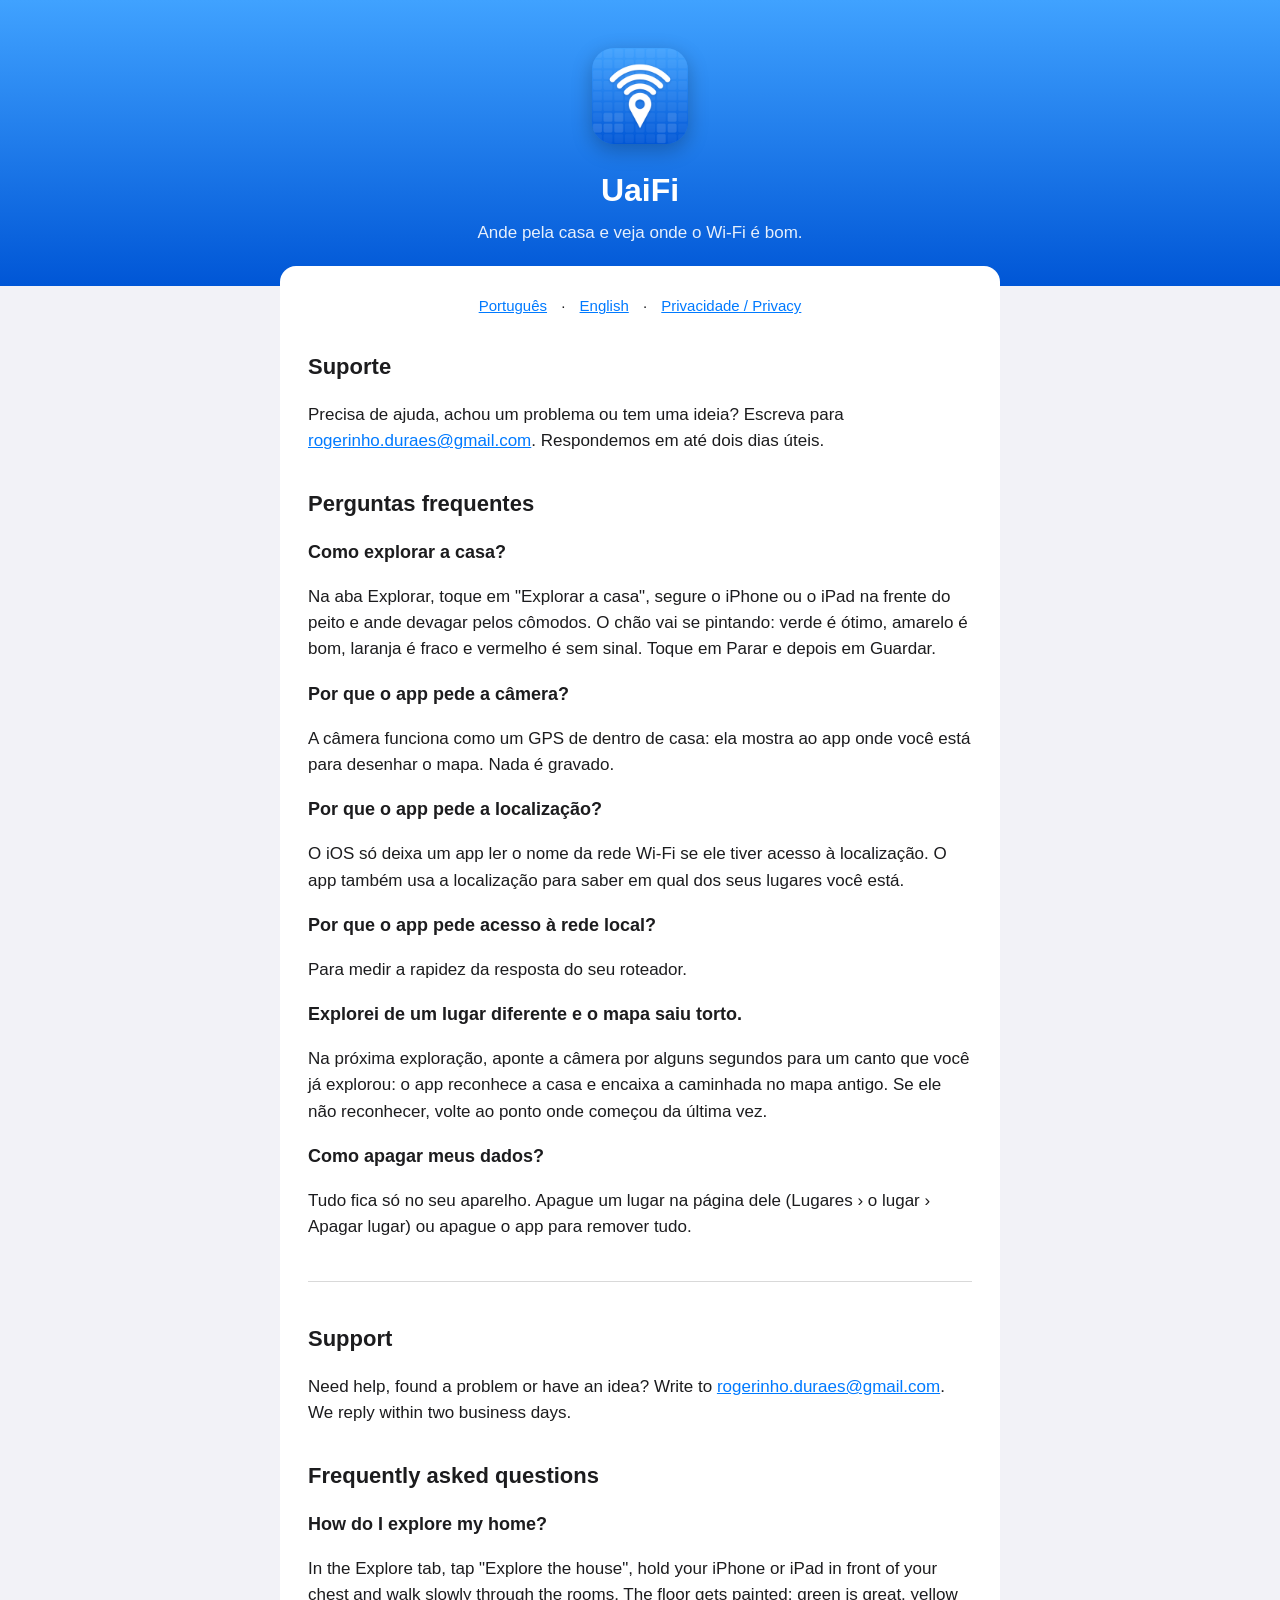
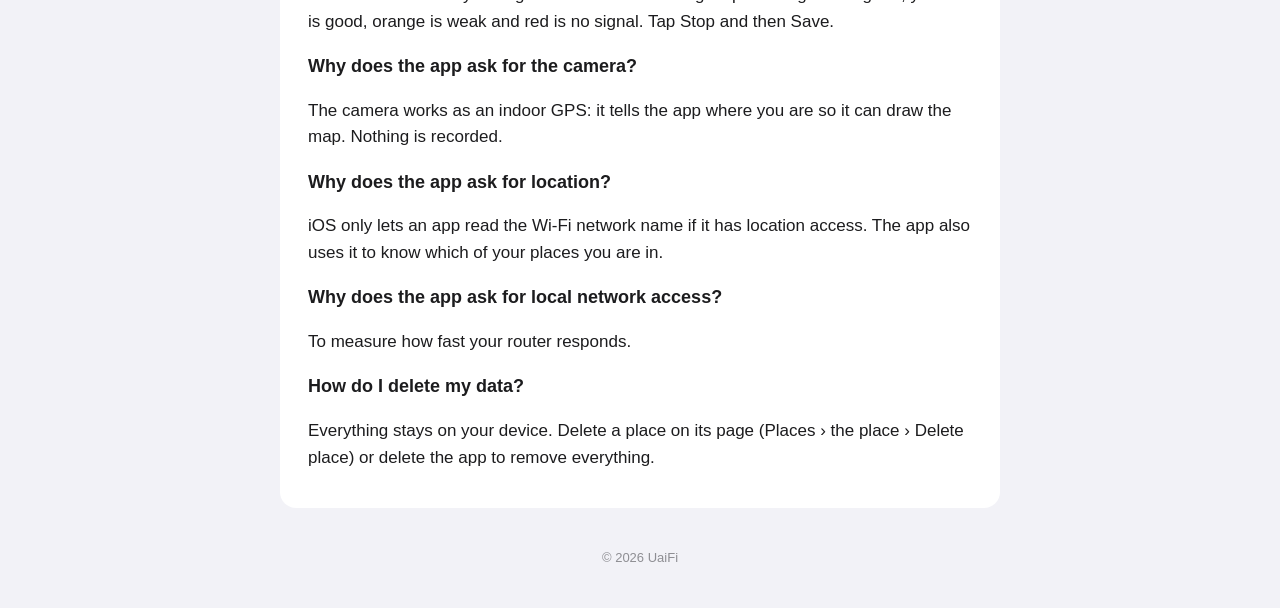
<file: index.html>
<!DOCTYPE html>
<html lang="pt-BR">
<head>
<meta charset="utf-8">
<meta name="viewport" content="width=device-width, initial-scale=1">
<title>UaiFi — Suporte</title>
<meta name="description" content="Suporte do UaiFi, o app que mostra num mapa onde o Wi-Fi da sua casa é bom.">
<link rel="icon" href="icon.png">
<link rel="stylesheet" href="style.css">
</head>
<body>
<header>
  <img src="icon.png" alt="Ícone do UaiFi">
  <h1>UaiFi</h1>
  <p>Ande pela casa e veja onde o Wi-Fi é bom.</p>
</header>
<main>
  <nav><a href="#pt">Português</a> · <a href="#en">English</a> · <a href="privacy.html">Privacidade / Privacy</a></nav>

  <section id="pt">
  <h2>Suporte</h2>
  <p>Precisa de ajuda, achou um problema ou tem uma ideia? Escreva para
  <a href="mailto:rogerinho.duraes@gmail.com?subject=UaiFi">rogerinho.duraes@gmail.com</a>.
  Respondemos em até dois dias úteis.</p>

  <h2>Perguntas frequentes</h2>
  <h3>Como explorar a casa?</h3>
  <p>Na aba Explorar, toque em "Explorar a casa", segure o iPhone ou o iPad na frente do peito e ande devagar pelos cômodos. O chão vai se pintando: verde é ótimo, amarelo é bom, laranja é fraco e vermelho é sem sinal. Toque em Parar e depois em Guardar.</p>
  <h3>Por que o app pede a câmera?</h3>
  <p>A câmera funciona como um GPS de dentro de casa: ela mostra ao app onde você está para desenhar o mapa. Nada é gravado.</p>
  <h3>Por que o app pede a localização?</h3>
  <p>O iOS só deixa um app ler o nome da rede Wi-Fi se ele tiver acesso à localização. O app também usa a localização para saber em qual dos seus lugares você está.</p>
  <h3>Por que o app pede acesso à rede local?</h3>
  <p>Para medir a rapidez da resposta do seu roteador.</p>
  <h3>Explorei de um lugar diferente e o mapa saiu torto.</h3>
  <p>Na próxima exploração, aponte a câmera por alguns segundos para um canto que você já explorou: o app reconhece a casa e encaixa a caminhada no mapa antigo. Se ele não reconhecer, volte ao ponto onde começou da última vez.</p>
  <h3>Como apagar meus dados?</h3>
  <p>Tudo fica só no seu aparelho. Apague um lugar na página dele (Lugares › o lugar › Apagar lugar) ou apague o app para remover tudo.</p>
  </section>

  <section id="en" class="lang" lang="en">
  <h2>Support</h2>
  <p>Need help, found a problem or have an idea? Write to
  <a href="mailto:rogerinho.duraes@gmail.com?subject=UaiFi">rogerinho.duraes@gmail.com</a>.
  We reply within two business days.</p>

  <h2>Frequently asked questions</h2>
  <h3>How do I explore my home?</h3>
  <p>In the Explore tab, tap "Explore the house", hold your iPhone or iPad in front of your chest and walk slowly through the rooms. The floor gets painted: green is great, yellow is good, orange is weak and red is no signal. Tap Stop and then Save.</p>
  <h3>Why does the app ask for the camera?</h3>
  <p>The camera works as an indoor GPS: it tells the app where you are so it can draw the map. Nothing is recorded.</p>
  <h3>Why does the app ask for location?</h3>
  <p>iOS only lets an app read the Wi-Fi network name if it has location access. The app also uses it to know which of your places you are in.</p>
  <h3>Why does the app ask for local network access?</h3>
  <p>To measure how fast your router responds.</p>
  <h3>How do I delete my data?</h3>
  <p>Everything stays on your device. Delete a place on its page (Places › the place › Delete place) or delete the app to remove everything.</p>
  </section>
</main>
<footer>© 2026 UaiFi</footer>
</body>
</html>
</file>
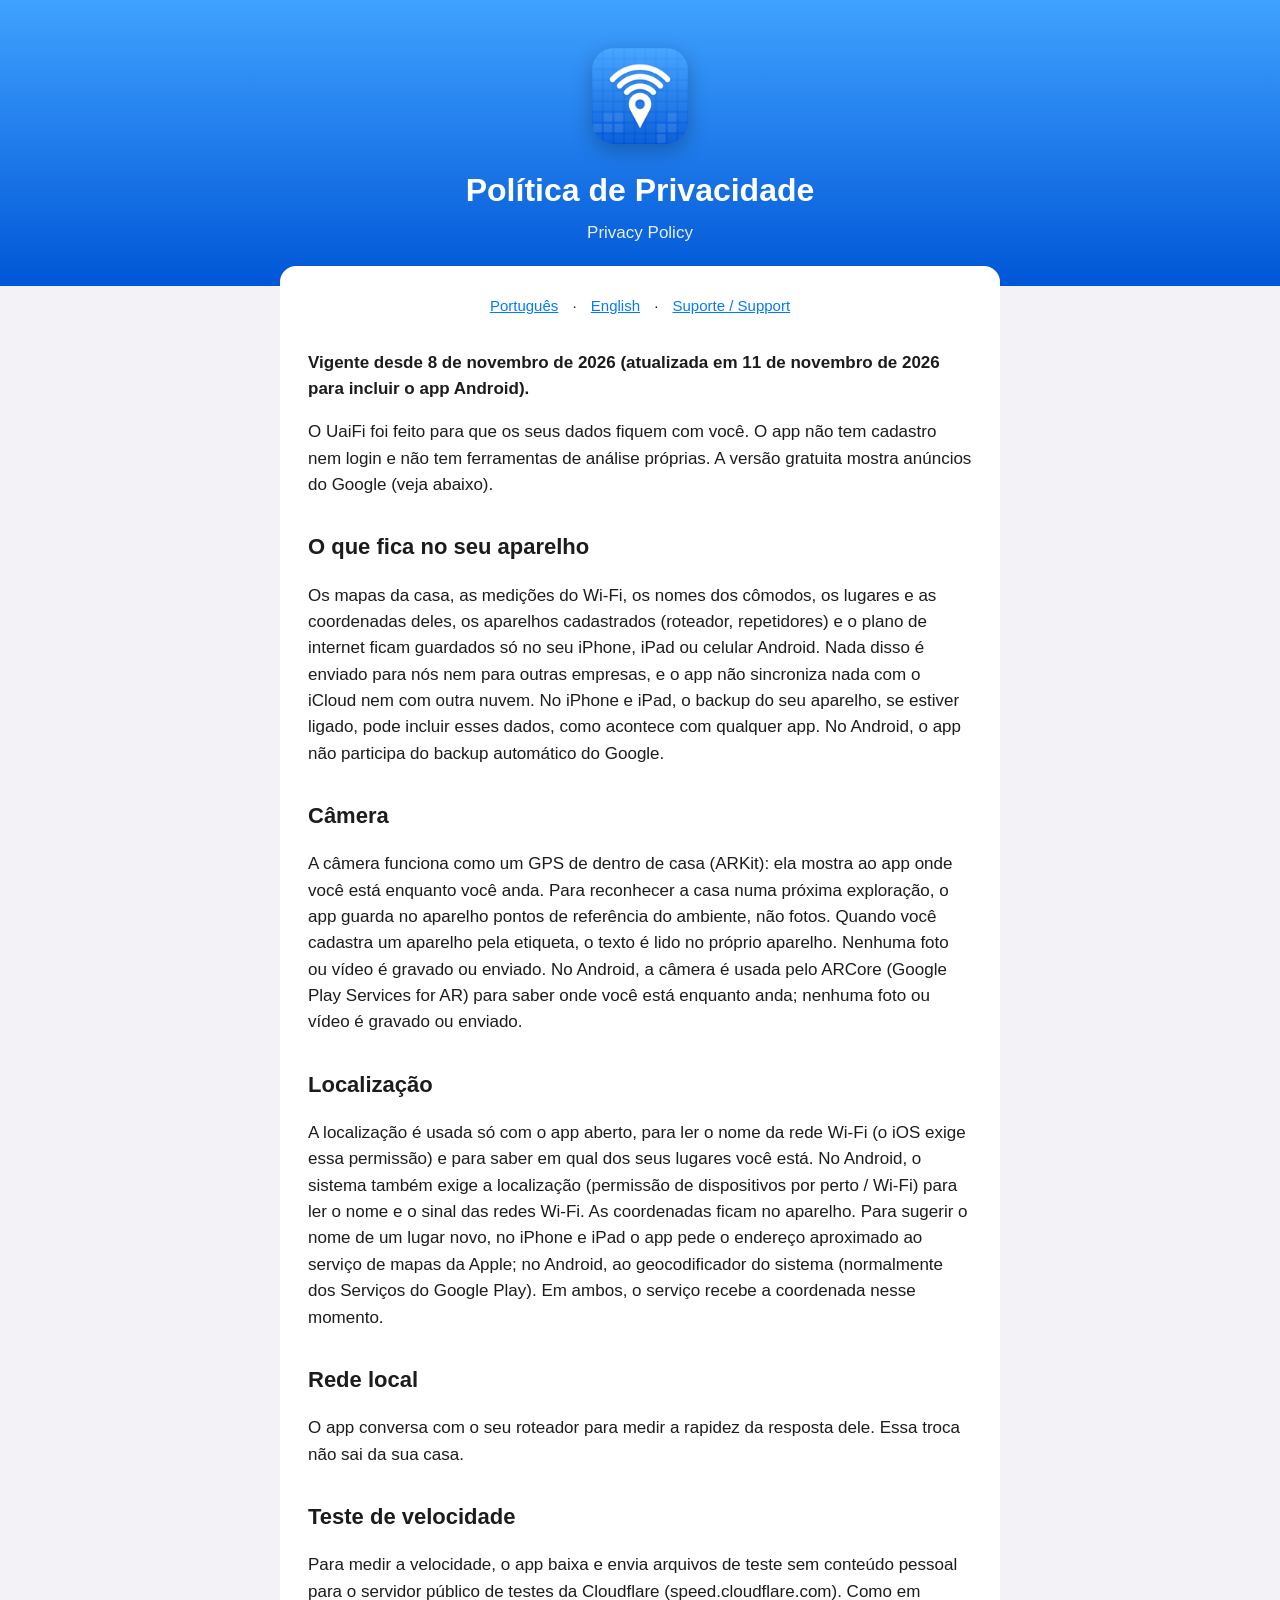
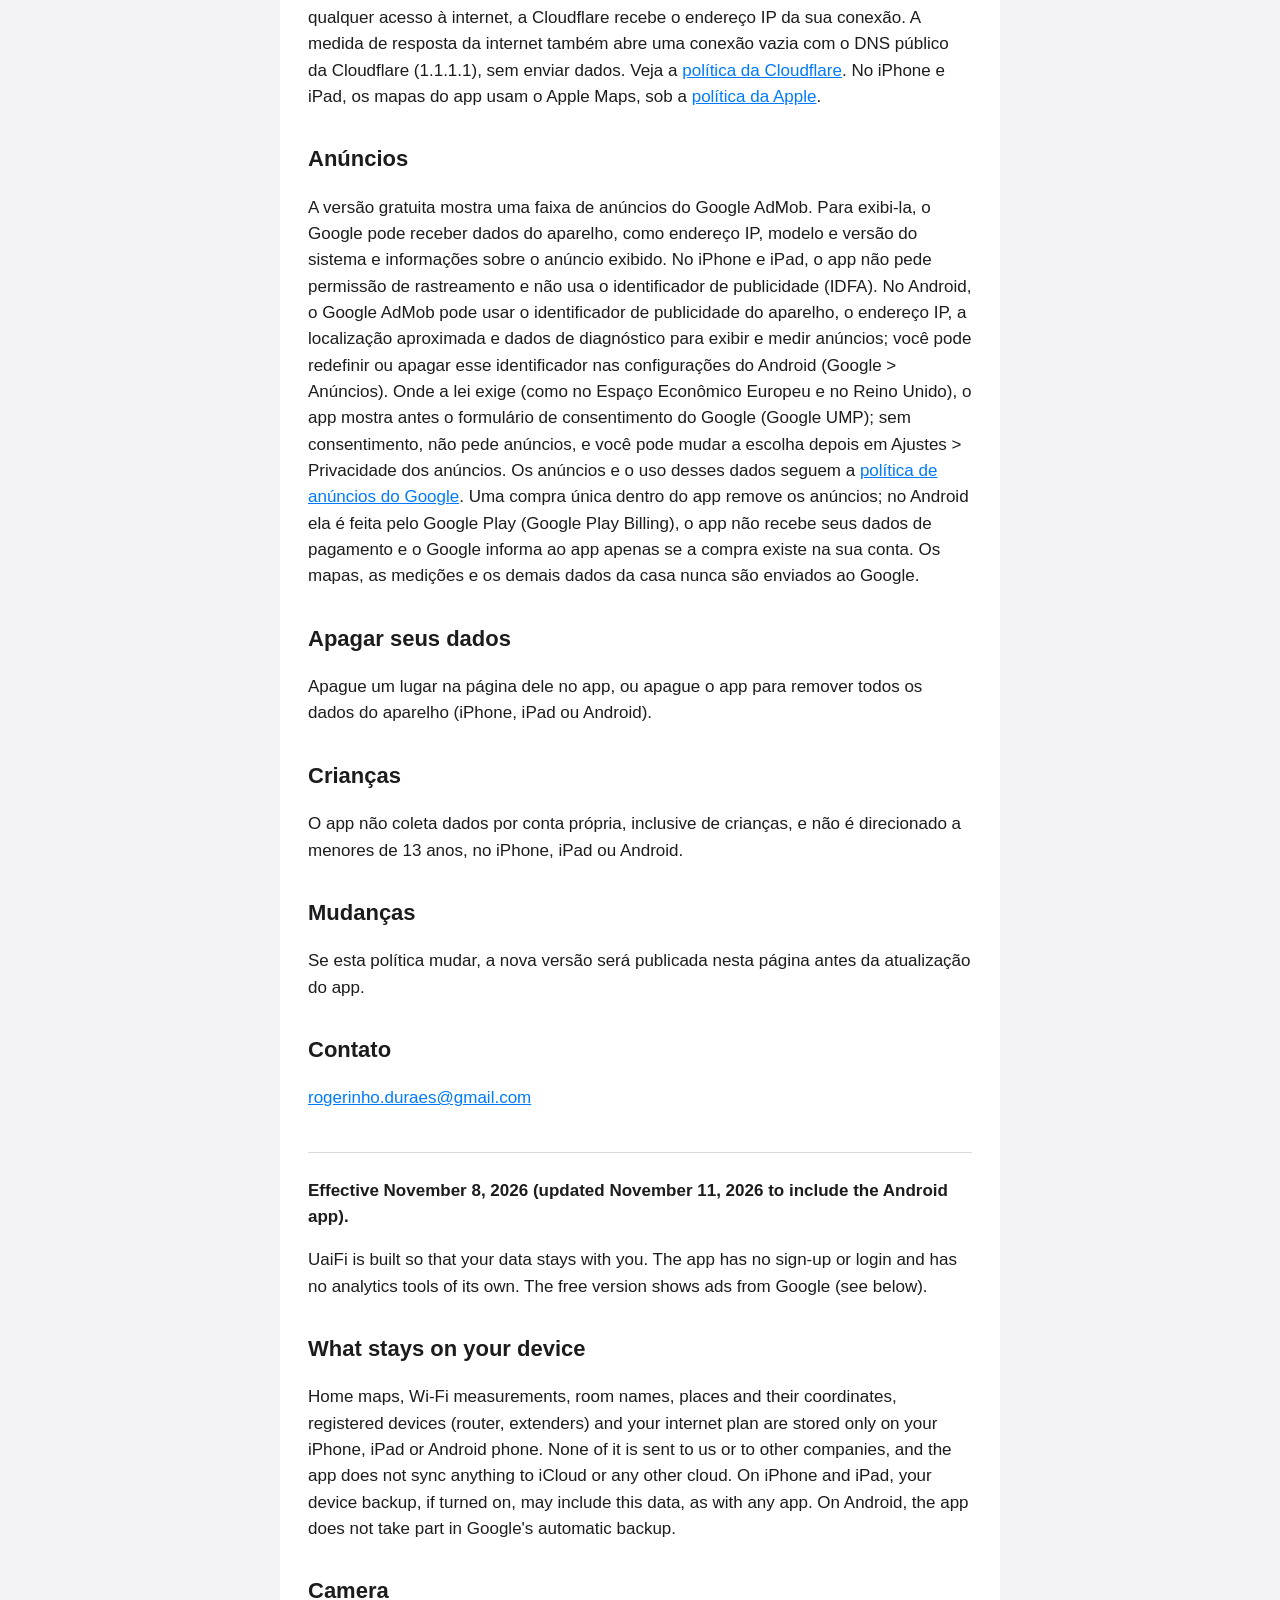
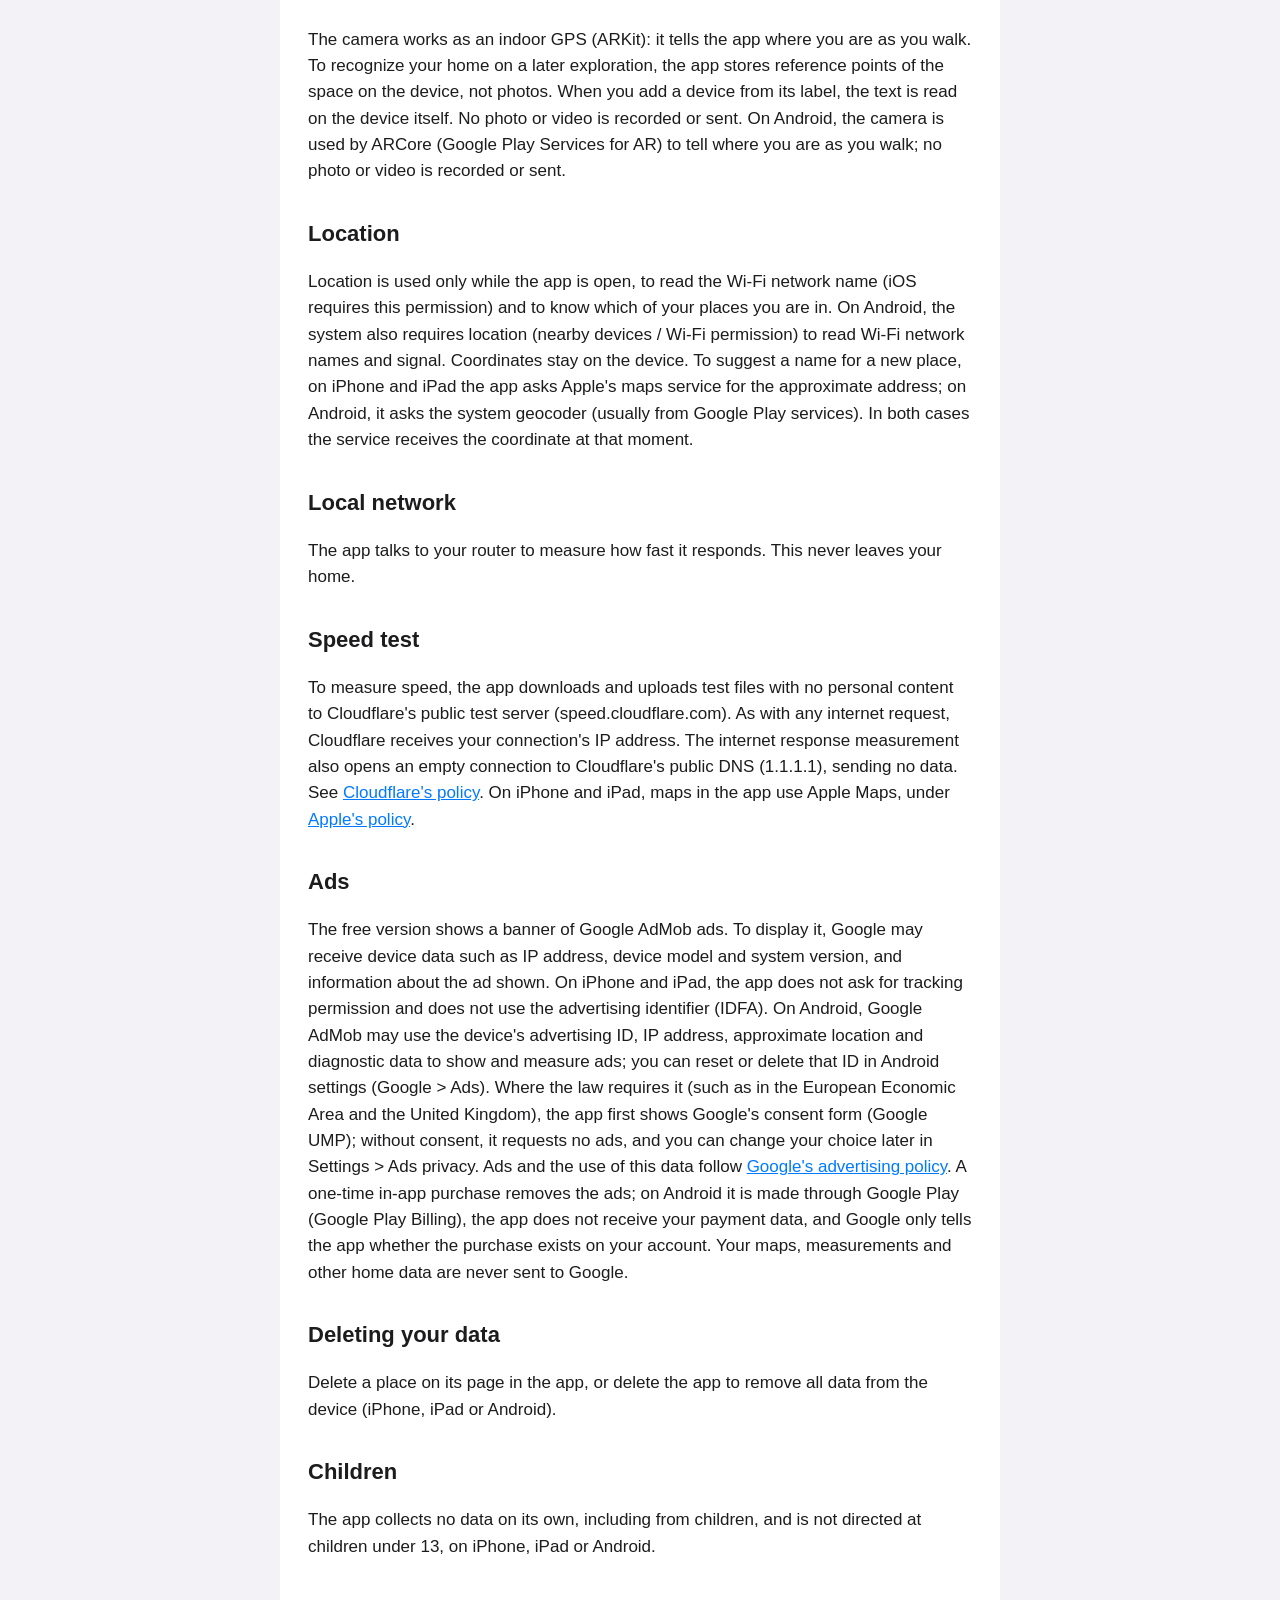
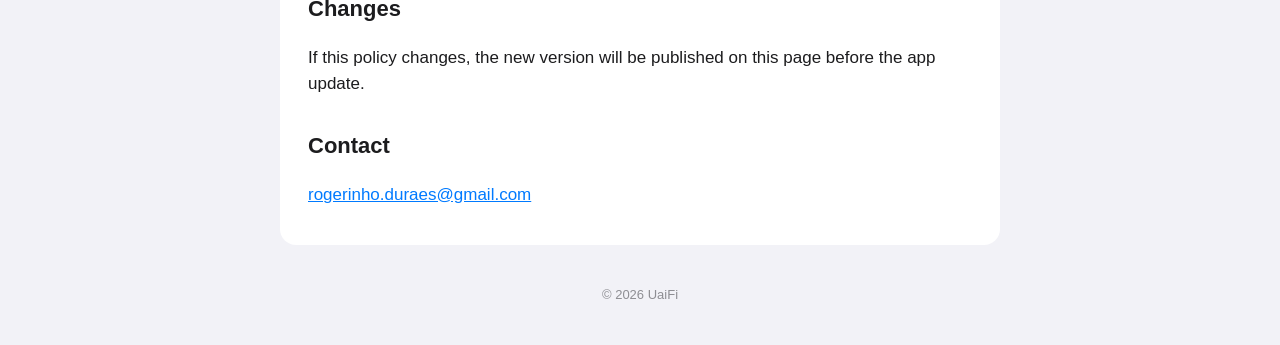
<file: privacy.html>
<!DOCTYPE html>
<html lang="pt-BR">
<head>
<meta charset="utf-8">
<meta name="viewport" content="width=device-width, initial-scale=1">
<title>UaiFi — Política de Privacidade</title>
<link rel="icon" href="icon.png">
<link rel="stylesheet" href="style.css">
</head>
<body>
<header>
  <img src="icon.png" alt="Ícone do UaiFi">
  <h1>Política de Privacidade</h1>
  <p>Privacy Policy</p>
</header>
<main>
  <nav><a href="#pt">Português</a> · <a href="#en">English</a> · <a href="index.html">Suporte / Support</a></nav>

  <section id="pt">
  <p><strong>Vigente desde 8 de novembro de 2026 (atualizada em 11 de novembro de 2026 para incluir o app Android).</strong></p>
  <p>O UaiFi foi feito para que os seus dados fiquem com você. O app não tem cadastro nem login e não tem ferramentas de análise próprias. A versão gratuita mostra anúncios do Google (veja abaixo).</p>

  <h2>O que fica no seu aparelho</h2>
  <p>Os mapas da casa, as medições do Wi-Fi, os nomes dos cômodos, os lugares e as coordenadas deles, os aparelhos cadastrados (roteador, repetidores) e o plano de internet ficam guardados só no seu iPhone, iPad ou celular Android. Nada disso é enviado para nós nem para outras empresas, e o app não sincroniza nada com o iCloud nem com outra nuvem. No iPhone e iPad, o backup do seu aparelho, se estiver ligado, pode incluir esses dados, como acontece com qualquer app. No Android, o app não participa do backup automático do Google.</p>

  <h2>Câmera</h2>
  <p>A câmera funciona como um GPS de dentro de casa (ARKit): ela mostra ao app onde você está enquanto você anda. Para reconhecer a casa numa próxima exploração, o app guarda no aparelho pontos de referência do ambiente, não fotos. Quando você cadastra um aparelho pela etiqueta, o texto é lido no próprio aparelho. Nenhuma foto ou vídeo é gravado ou enviado. No Android, a câmera é usada pelo ARCore (Google Play Services for AR) para saber onde você está enquanto anda; nenhuma foto ou vídeo é gravado ou enviado.</p>

  <h2>Localização</h2>
  <p>A localização é usada só com o app aberto, para ler o nome da rede Wi-Fi (o iOS exige essa permissão) e para saber em qual dos seus lugares você está. No Android, o sistema também exige a localização (permissão de dispositivos por perto / Wi-Fi) para ler o nome e o sinal das redes Wi-Fi. As coordenadas ficam no aparelho. Para sugerir o nome de um lugar novo, no iPhone e iPad o app pede o endereço aproximado ao serviço de mapas da Apple; no Android, ao geocodificador do sistema (normalmente dos Serviços do Google Play). Em ambos, o serviço recebe a coordenada nesse momento.</p>

  <h2>Rede local</h2>
  <p>O app conversa com o seu roteador para medir a rapidez da resposta dele. Essa troca não sai da sua casa.</p>

  <h2>Teste de velocidade</h2>
  <p>Para medir a velocidade, o app baixa e envia arquivos de teste sem conteúdo pessoal para o servidor público de testes da Cloudflare (speed.cloudflare.com). Como em qualquer acesso à internet, a Cloudflare recebe o endereço IP da sua conexão. A medida de resposta da internet também abre uma conexão vazia com o DNS público da Cloudflare (1.1.1.1), sem enviar dados. Veja a <a href="https://www.cloudflare.com/privacypolicy/">política da Cloudflare</a>. No iPhone e iPad, os mapas do app usam o Apple Maps, sob a <a href="https://www.apple.com/legal/privacy/">política da Apple</a>.</p>

  <h2>Anúncios</h2>
  <p>A versão gratuita mostra uma faixa de anúncios do Google AdMob. Para exibi-la, o Google pode receber dados do aparelho, como endereço IP, modelo e versão do sistema e informações sobre o anúncio exibido. No iPhone e iPad, o app não pede permissão de rastreamento e não usa o identificador de publicidade (IDFA). No Android, o Google AdMob pode usar o identificador de publicidade do aparelho, o endereço IP, a localização aproximada e dados de diagnóstico para exibir e medir anúncios; você pode redefinir ou apagar esse identificador nas configurações do Android (Google > Anúncios). Onde a lei exige (como no Espaço Econômico Europeu e no Reino Unido), o app mostra antes o formulário de consentimento do Google (Google UMP); sem consentimento, não pede anúncios, e você pode mudar a escolha depois em Ajustes > Privacidade dos anúncios. Os anúncios e o uso desses dados seguem a <a href="https://policies.google.com/technologies/ads">política de anúncios do Google</a>. Uma compra única dentro do app remove os anúncios; no Android ela é feita pelo Google Play (Google Play Billing), o app não recebe seus dados de pagamento e o Google informa ao app apenas se a compra existe na sua conta. Os mapas, as medições e os demais dados da casa nunca são enviados ao Google.</p>

  <h2>Apagar seus dados</h2>
  <p>Apague um lugar na página dele no app, ou apague o app para remover todos os dados do aparelho (iPhone, iPad ou Android).</p>

  <h2>Crianças</h2>
  <p>O app não coleta dados por conta própria, inclusive de crianças, e não é direcionado a menores de 13 anos, no iPhone, iPad ou Android.</p>

  <h2>Mudanças</h2>
  <p>Se esta política mudar, a nova versão será publicada nesta página antes da atualização do app.</p>

  <h2>Contato</h2>
  <p><a href="mailto:rogerinho.duraes@gmail.com?subject=UaiFi%20privacidade">rogerinho.duraes@gmail.com</a></p>
  </section>

  <section id="en" class="lang" lang="en">
  <p><strong>Effective November 8, 2026 (updated November 11, 2026 to include the Android app).</strong></p>
  <p>UaiFi is built so that your data stays with you. The app has no sign-up or login and has no analytics tools of its own. The free version shows ads from Google (see below).</p>

  <h2>What stays on your device</h2>
  <p>Home maps, Wi-Fi measurements, room names, places and their coordinates, registered devices (router, extenders) and your internet plan are stored only on your iPhone, iPad or Android phone. None of it is sent to us or to other companies, and the app does not sync anything to iCloud or any other cloud. On iPhone and iPad, your device backup, if turned on, may include this data, as with any app. On Android, the app does not take part in Google's automatic backup.</p>

  <h2>Camera</h2>
  <p>The camera works as an indoor GPS (ARKit): it tells the app where you are as you walk. To recognize your home on a later exploration, the app stores reference points of the space on the device, not photos. When you add a device from its label, the text is read on the device itself. No photo or video is recorded or sent. On Android, the camera is used by ARCore (Google Play Services for AR) to tell where you are as you walk; no photo or video is recorded or sent.</p>

  <h2>Location</h2>
  <p>Location is used only while the app is open, to read the Wi-Fi network name (iOS requires this permission) and to know which of your places you are in. On Android, the system also requires location (nearby devices / Wi-Fi permission) to read Wi-Fi network names and signal. Coordinates stay on the device. To suggest a name for a new place, on iPhone and iPad the app asks Apple's maps service for the approximate address; on Android, it asks the system geocoder (usually from Google Play services). In both cases the service receives the coordinate at that moment.</p>

  <h2>Local network</h2>
  <p>The app talks to your router to measure how fast it responds. This never leaves your home.</p>

  <h2>Speed test</h2>
  <p>To measure speed, the app downloads and uploads test files with no personal content to Cloudflare's public test server (speed.cloudflare.com). As with any internet request, Cloudflare receives your connection's IP address. The internet response measurement also opens an empty connection to Cloudflare's public DNS (1.1.1.1), sending no data. See <a href="https://www.cloudflare.com/privacypolicy/">Cloudflare's policy</a>. On iPhone and iPad, maps in the app use Apple Maps, under <a href="https://www.apple.com/legal/privacy/">Apple's policy</a>.</p>

  <h2>Ads</h2>
  <p>The free version shows a banner of Google AdMob ads. To display it, Google may receive device data such as IP address, device model and system version, and information about the ad shown. On iPhone and iPad, the app does not ask for tracking permission and does not use the advertising identifier (IDFA). On Android, Google AdMob may use the device's advertising ID, IP address, approximate location and diagnostic data to show and measure ads; you can reset or delete that ID in Android settings (Google > Ads). Where the law requires it (such as in the European Economic Area and the United Kingdom), the app first shows Google's consent form (Google UMP); without consent, it requests no ads, and you can change your choice later in Settings > Ads privacy. Ads and the use of this data follow <a href="https://policies.google.com/technologies/ads">Google's advertising policy</a>. A one-time in-app purchase removes the ads; on Android it is made through Google Play (Google Play Billing), the app does not receive your payment data, and Google only tells the app whether the purchase exists on your account. Your maps, measurements and other home data are never sent to Google.</p>

  <h2>Deleting your data</h2>
  <p>Delete a place on its page in the app, or delete the app to remove all data from the device (iPhone, iPad or Android).</p>

  <h2>Children</h2>
  <p>The app collects no data on its own, including from children, and is not directed at children under 13, on iPhone, iPad or Android.</p>

  <h2>Changes</h2>
  <p>If this policy changes, the new version will be published on this page before the app update.</p>

  <h2>Contact</h2>
  <p><a href="mailto:rogerinho.duraes@gmail.com?subject=UaiFi%20privacy">rogerinho.duraes@gmail.com</a></p>
  </section>
</main>
<footer>© 2026 UaiFi</footer>
</body>
</html>
</file>
<file: style.css>
:root { color-scheme: light dark; --blue: #007AFF; }
* { box-sizing: border-box; }
body { margin: 0; font: 17px/1.55 -apple-system, BlinkMacSystemFont, "SF Pro Text", "Segoe UI", Roboto, sans-serif; color: #1c1c1e; background: #f2f2f7; }
@media (prefers-color-scheme: dark) { body { color: #f2f2f7; background: #000; } main { background: #1c1c1e !important; } }
header { background: linear-gradient(#40A2FF, #0056D6); color: #fff; text-align: center; padding: 48px 20px 40px; }
header img { width: 96px; height: 96px; border-radius: 22px; box-shadow: 0 6px 20px rgba(0,0,0,.25); }
header h1 { margin: 14px 0 4px; font-size: 32px; }
header p { margin: 0; opacity: .9; }
main { max-width: 720px; margin: -20px auto 40px; background: #fff; border-radius: 16px; padding: 28px 28px 20px; }
h2 { font-size: 22px; margin-top: 32px; }
h3 { font-size: 18px; margin-bottom: 4px; }
a { color: var(--blue); }
nav { text-align: center; margin: 0 0 32px; font-size: 15px; }
nav a { margin: 0 10px; }
.lang { border-top: 1px solid rgba(128,128,128,.3); margin-top: 40px; padding-top: 8px; }
footer { text-align: center; font-size: 13px; color: #8e8e93; margin-bottom: 40px; }
</file>
